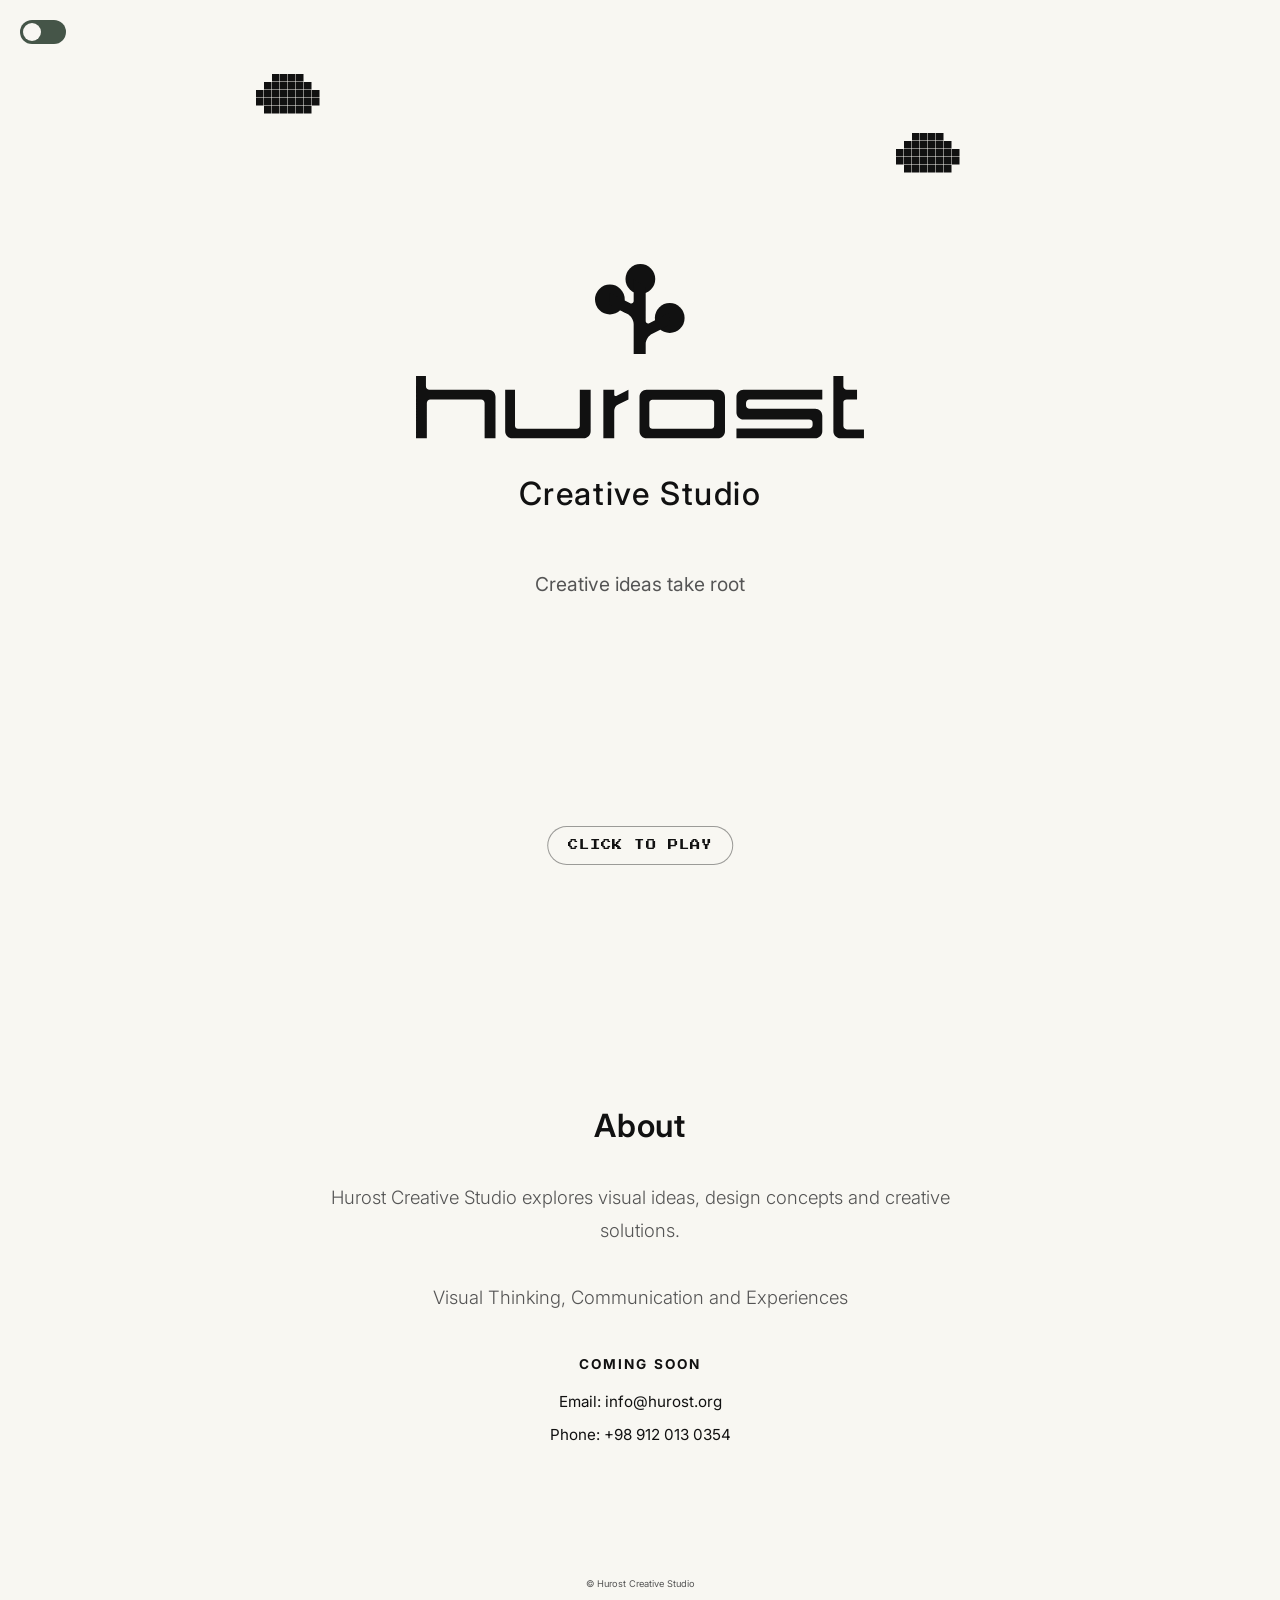
<file: index.html>
<!DOCTYPE html>
<html lang="en">

<head>
    <meta charset="UTF-8">
    <meta name="viewport" content="width=device-width, initial-scale=1.0">

    <title>Hurost Creative Studio | Visual Thinking, Communication and Experiences</title>

    <meta name="description"
        content="Hurost Creative Studio creates visual identities, motion design and digital experiences where creativity takes root.">
    <meta name="keywords"
        content="Hurost, Creative Studio, Branding, Visual Identity, Motion Design, Art Direction, Visual Communication">
    <meta name="author" content="Hurost Creative Studio">
    <meta name="robots" content="index, follow">

    <link rel="canonical" href="https://hurost.org/">

    <!-- Search Engine Verifications -->
    <meta name="google-site-verification" content="ROjNWe_0sXfc7uC489WwDZKlOoZWh3sRG1U34D4IVtk">
    <meta name="msvalidate.01" content="6A83F78FDC4F232F036943CF9377DABC" />

    <!-- Open Graph -->
    <meta property="og:type" content="website">
    <meta property="og:title" content="Hurost Creative Studio">
    <meta property="og:description"
        content="Creative ideas take root. explores visual ideas, design concepts and creative solutions. Visual Thinking, Communication and Experiences.">
    <meta property="og:url" content="https://hurost.org/">
    <meta property="og:image" content="https://hurost.org/images/og-image.jpg">
    <meta property="og:site_name" content="Hurost Creative Studio">

    <!-- Twitter Card -->
    <meta name="twitter:card" content="summary_large_image">
    <meta name="twitter:title" content="Hurost Creative Studio">
    <meta name="twitter:description" content="Visual Thinking, Communication and Experiences.">
    <meta name="twitter:image" content="https://hurost.org/images/og-image.jpg">

    <!-- Theme & Styles -->
    <meta name="theme-color" content="#faf9f5">
    <link rel="stylesheet" href="css/style.css">

    <!-- Favicons -->
    <link rel="icon" type="image/svg+xml" href="images/favicon.svg">
    <link rel="icon" type="image/png" sizes="32x32" href="images/favicon-32x32.png">
    <link rel="icon" type="image/png" sizes="16x16" href="images/favicon-16x16.png">
    <link rel="apple-touch-icon" sizes="180x180" href="images/apple-touch-icon.png">

    <!-- Structured Data -->
    <script type="application/ld+json">
    {
      "@context": "https://schema.org",
      "@type": "Organization",
      "name": "Hurost Creative Studio",
      "brand": {
        "@type": "Brand",
        "name": "Hurost"
      },
      "url": "https://hurost.org/",
      "logo": "https://hurost.org/images/logo.svg",
      "description": "Hurost Creative Studio creates visual identities, branding systems and creative experiences.",
      "sameAs": []
    }
    </script>
    <script type="application/ld+json">
    {
      "@context": "https://schema.org",
      "@type": "WebSite",
      "name": "Hurost Creative Studio",
      "url": "https://hurost.org/"
    }
    </script>

    <!-- Google Tag Manager -->
    <script async src="https://www.googletagmanager.com/gtag/js?id=G-J706X2KXLK"></script>
    <script>
        window.dataLayer = window.dataLayer || [];
        function gtag() { dataLayer.push(arguments); }
        gtag('js', new Date());
        gtag('config', 'G-J706X2KXLK');
    </script>

    <!-- JS Modules -->
    <script type="module" src="js/main.js" defer></script>
</head>

<body>

    <button class="theme-toggle" id="themeToggle" aria-label="Toggle Theme">
        <span class="toggle-thumb"></span>
    </button>

    <canvas id="gameCanvas"></canvas>

    <div id="gameStats" class="game-stats">BALLS: <span id="activeBallCount">1</span></div>

    <header class="hero">
        <div class="logo" id="heroLogo">
            <svg class="logo-symbol" id="svgSymbol" xmlns="http://www.w3.org/2000/svg" viewBox="0 0 475.74 479.89">
                <ellipse cx="240.91" cy="79.4" rx="78.95" ry="79.4" />
                <ellipse cx="396.78" cy="286.49" rx="78.95" ry="79.4" />
                <ellipse cx="78.95" cy="188.77" rx="78.95" ry="79.4" />
                <path
                    d="M269.16,249.52v-127.61s-63.81-38.96-63.81-38.96v113.53c0,9.54-9.98,15.75-18.47,11.48l-109.16-54.88v64.17s92.35,46.43,92.35,46.43c21.62,10.87,35.27,33.09,35.27,57.4v121.22s0,37.59,0,37.59h63.81v-52.73c0-24.31,13.66-46.53,35.27-57.4l92.35-46.43v-64.17l-109.16,54.88c-8.49,4.27-18.47-1.94-18.47-11.48v-53.04Z" />
            </svg>

            <svg class="logotype" id="svgLogotype" xmlns="http://www.w3.org/2000/svg" viewBox="0 0 1155.05 160.68">
                <path
                    d="M0,0v160.68h27.87s0-90.86,0-90.86c0-5.04,4.1-9.13,9.15-9.13h130.68c5.05,0,9.15,4.09,9.15,9.13v90.86h28.06V53.56c0-10.08-8.2-18.25-18.3-18.25H34.71c-5.05,0-9.15-4.09-9.15-9.13V0H0Z" />
                <path
                    d="M255.22,35.71v92.45c0,4.3,3.49,7.79,7.79,7.79h151.53c4.3,0,7.79-3.49,7.79-7.79V35.71h27.95v106.7c0,10.09-8.18,18.28-18.28,18.28h-183.83c-10.09,0-18.28-8.18-18.28-18.28V35.71h25.33Z" />
                <path
                    d="M778.39,160.68h-183.83c-10.09,0-18.28-8.18-18.28-18.28V53.98c0-10.09,8.18-18.28,18.28-18.28h183.83c10.09,0,18.28,8.18,18.28,18.28v88.42c0,10.09-8.18,18.28-18.28,18.28ZM768.71,128.16v-59.19c0-4.3-3.49-7.79-7.79-7.79h-151.53c-4.3,0-7.79,3.49-7.79,7.79v59.19c0,4.3,3.49,7.79,7.79,7.79h151.53c4.3,0,7.79-3.49,7.79-7.79Z" />
                <path
                    d="M483.04,160.68h28.07v-70.83c0-6.91,3.92-13.23,10.12-16.32l26.49-12.82v-25l-31.31,15.61c-2.43,1.21-5.3-.55-5.3-3.26v-12.34s-28.06,0-28.06,0v50.29s0,74.69,0,74.69Z" />
                <path
                    d="M860.08,60.7h187.53v-25s-203.08,0-203.08,0c-10.11,0-18.3,8.17-18.3,18.25v40.21c0,10.08,8.2,18.25,18.3,18.25h168.93c5.05,0,9.15,2.9,9.15,7.93v6.21c0,5.04-4.1,9.13-9.15,9.13h-187.24v25h203.08c10.11,0,18.3-8.17,18.3-18.25v-39.93c0-10.08-8.2-18.25-18.3-18.25h-169.23c-5.05,0-9.15-4.09-9.15-9.13v-5.3c0-5.04,4.1-9.13,9.15-9.13Z" />
                <path
                    d="M1076.18,0v142.43c0,10.08,8.2,18.25,18.3,18.25h60.57v-23.01h-43.96c-5.05,0-9.15-4.09-9.15-9.13v-60.7c0-5.04,4.1-7.13,9.15-7.13h26.1v-25.41h-26.1c-5.05,0-9.15-4.09-9.15-9.13V0h-25.76Z" />
            </svg>
        </div>

        <h0>Creative Studio</h0>

        <h1></h1>

        <p>
            Creative ideas take root<br><br>
        </p>

        <div class="game-ui-container" id="gameUI">
            <div id="gameResults" class="game-results">
                <span id="congratsText" class="congrats" style="display:none;">NEW RECORD!</span>
                <span class="score-line" id="resScore">MAX BALLS: 0</span>
                <span class="time-line" id="resTime">TIME: 0s</span>
            </div>
            <div class="click-to-play" id="btnStart">CLICK TO PLAY</div>
        </div>
    </header>

    <section class="about">

        <h2>About</h2>
        <p>

            Hurost Creative Studio explores visual ideas,
            design concepts and creative solutions.<br><br>
            Visual Thinking, Communication and Experiences
        </p>

        <div class="coming-soon-text">
            COMING SOON
        </div>

        <div class="contact-info">
            <div>Email: <a href="mailto:info@hurost.org">info@hurost.org</a></div>
            <div>Phone: <a href="tel:+989120130354">+98 912 013 0354</a></div>
        </div>
    </section>

    <footer>
        © Hurost Creative Studio
    </footer>

</body>

</html>
</file>
<file: css/style.css>
/* Import Modern Studio Font & Retro Pixel Font */
@import url('https://fonts.googleapis.com/css2?family=Inter:wght@300;400;600;800&family=Press+Start+2P&display=swap');

:root {
    --bg-color: #f8f7f2;
    --text-color: #111111;
    --text-muted: #555555;
    --border-color: rgba(17, 17, 17, 0.4);
    --hud-bg: rgba(248, 247, 242, 0.8);
}

canvas {
    user-select: none;
    -webkit-user-select: none;
    touch-action: none;
}

body.dark-mode {
    --bg-color: #455548;
    --text-color: #f8f7f2;
    --text-muted: #b8c4ba;
    --border-color: rgba(248, 247, 242, 0.3);
    --hud-bg: rgba(69, 85, 72, 0.85);
}

*,
*::before,
*::after {
    margin: 0;
    padding: 0;
    box-sizing: border-box;
    user-select: none;
}

html,
body {
    width: 100%;
    min-height: 100%;
    background: var(--bg-color);
    color: var(--text-color);
    font-family: 'Inter', -apple-system, BlinkMacSystemFont, "Segoe UI", Roboto, sans-serif;
    line-height: 1.6;
    -webkit-font-smoothing: antialiased;
    overflow-x: hidden;
    transition: background-color 0.4s ease, color 0.4s ease;
}

.theme-toggle {
    position: fixed;
    top: 20px;
    left: 20px;
    z-index: 100;
    width: 46px;
    height: 24px;
    padding: 3px;
    border-radius: 20px;
    cursor: pointer;
    background-color: #455548;
    border: none;
    display: flex;
    align-items: center;
    transition: background-color 0.3s ease;
}

.theme-toggle .toggle-thumb {
    width: 18px;
    height: 18px;
    border-radius: 50%;
    background-color: #f8f7f2;
    transition: transform 0.3s cubic-bezier(0.4, 0, 0.2, 1), background-color 0.3s ease;
}

body.dark-mode .theme-toggle {
    background-color: #f8f7f2;
}

body.dark-mode .theme-toggle .toggle-thumb {
    transform: translateX(22px);
    background-color: #455548;
}

#gameCanvas {
    position: fixed;
    top: 0;
    left: 0;
    width: 100vw;
    height: 100vh;
    z-index: 10;
    pointer-events: none;
}

.hero {
    min-height: 100vh;
    display: flex;
    flex-direction: column;
    justify-content: center;
    align-items: center;
    text-align: center;
    padding: 40px 20px;
    position: relative;
    z-index: 1;
}

.hero-logo svg,
.logotype svg {
    fill: #3c3c3b !important;
    color: #3c3c3b !important;
}

.logo {
    display: flex;
    flex-direction: column;
    align-items: center;
    gap: 22px;
    margin-bottom: 30px;
    transition: transform 0.25s cubic-bezier(0.25, 1, 0.5, 1), filter 0.2s ease;
    will-change: transform, filter;
}

.logo svg {
    fill: var(--text-color);
    transition: fill 0.4s ease;
}

.logo-symbol {
    width: clamp(60px, 7vw, 90px);
    height: auto;
}

.logotype {
    width: clamp(300px, 35vw, 500px);
    height: auto;
}

.hero h0 {
    font-size: clamp(1.5rem, 3vw, 2rem);
    font-weight: 500;
    margin-bottom: 24px;
    letter-spacing: 0.1rem;
    color: var(--text-color);
}

.hero h1 {
    font-size: clamp(1.02rem, 2vw, 2rem);
    font-weight: 300;
    margin-bottom: 24px;
    letter-spacing: 0.1rem;
    color: var(--text-color);
}

.hero p {
    font-size: clamp(1.02rem, 1.5vw, 2rem);
    color: var(--text-muted);
    font-weight: 400;
    line-height: 1.8;
}


.game-ui-container {
    position: absolute;
    bottom: 35px;
    left: 50%;
    transform: translateX(-50%);
    z-index: 20;
    display: flex;
    flex-direction: column;
    align-items: center;
    cursor: pointer;
}

.click-to-play {
    font-family: 'Press Start 2P', monospace;
    font-size: 0.65rem;
    letter-spacing: 0.1em;
    text-transform: uppercase;
    color: var(--text-color);
    border: 1px solid var(--border-color);
    padding: 10px 20px;
    border-radius: 20px;
    background: var(--bg-color);
    animation: gentleWiggle 3s infinite ease-in-out;
    transition: all 0.2s ease;
}

.click-to-play:hover {
    background: var(--text-color);
    color: var(--bg-color);
    animation: none;
}

@keyframes gentleWiggle {

    0%,
    100% {
        transform: translateY(0) rotate(0deg);
    }

    25% {
        transform: translateY(-2px) rotate(-0.5deg);
    }

    75% {
        transform: translateY(1px) rotate(0.5deg);
    }
}

.game-stats {
    position: fixed;
    top: 25px;
    right: 25px;
    font-family: 'Press Start 2P', monospace;
    font-size: 0.6rem;
    letter-spacing: 0.05em;
    color: var(--text-muted);
    z-index: 20;
    display: none;
    background: var(--hud-bg);
    backdrop-filter: blur(4px);
    padding: 6px 12px;
    border-radius: 12px;
}

.game-results {
    display: none;
    flex-direction: column;
    align-items: center;
    gap: 8px;
    margin-bottom: 16px;
    padding: 12px;
    background: transparent;
    font-family: 'Press Start 2P', monospace;
}

.game-results .congrats {
    font-size: 0.7rem;
    letter-spacing: 0.08em;
    margin-bottom: 4px;
}

.game-results .score-line {
    font-size: 0.65rem;
    color: var(--text-color);
}

.game-results .time-line {
    font-size: 0.55rem;
    color: var(--text-muted);
}

.about {
    padding: 200px 10% 100px;
    max-width: 1200px;
    margin: 0 auto;
    text-align: center;
    position: relative;
    z-index: 1;
}

.about h2 {
    font-size: 2rem;
    font-weight: 600;
    margin-bottom: 30px;
    letter-spacing: 0.05rem;
}

.about p {
    max-width: 650px;
    margin: 0 auto;
    font-size: 1.15rem;
    color: var(--text-muted);
    font-weight: 300;
    line-height: 1.8;
}

.about .coming-soon-text {
    margin-top: 40px;
    font-size: 0.85rem;
    font-weight: 700;
    letter-spacing: 0.15em;
    text-transform: uppercase;
    color: var(--text-color);
}

.about .contact-info {
    margin-top: 15px;
    display: flex;
    flex-direction: column;
    gap: 8px;
    font-size: 0.95rem;
    font-weight: 400;
}

.about .contact-info a {
    color: var(--text-color);
    text-decoration: none;
    padding-bottom: 2px;
    transition: opacity 0.2s ease;
}

.about .contact-info a:hover {
    opacity: 0.6;
}

footer {
    text-align: center;
    padding: 20px 20px;
    font-size: 0.58rem;
    color: var(--text-muted);
    border-top: 0px solid var(--border-color);
    margin-top: 10px;
    position: relative;
    z-index: 1;
}
</file>
